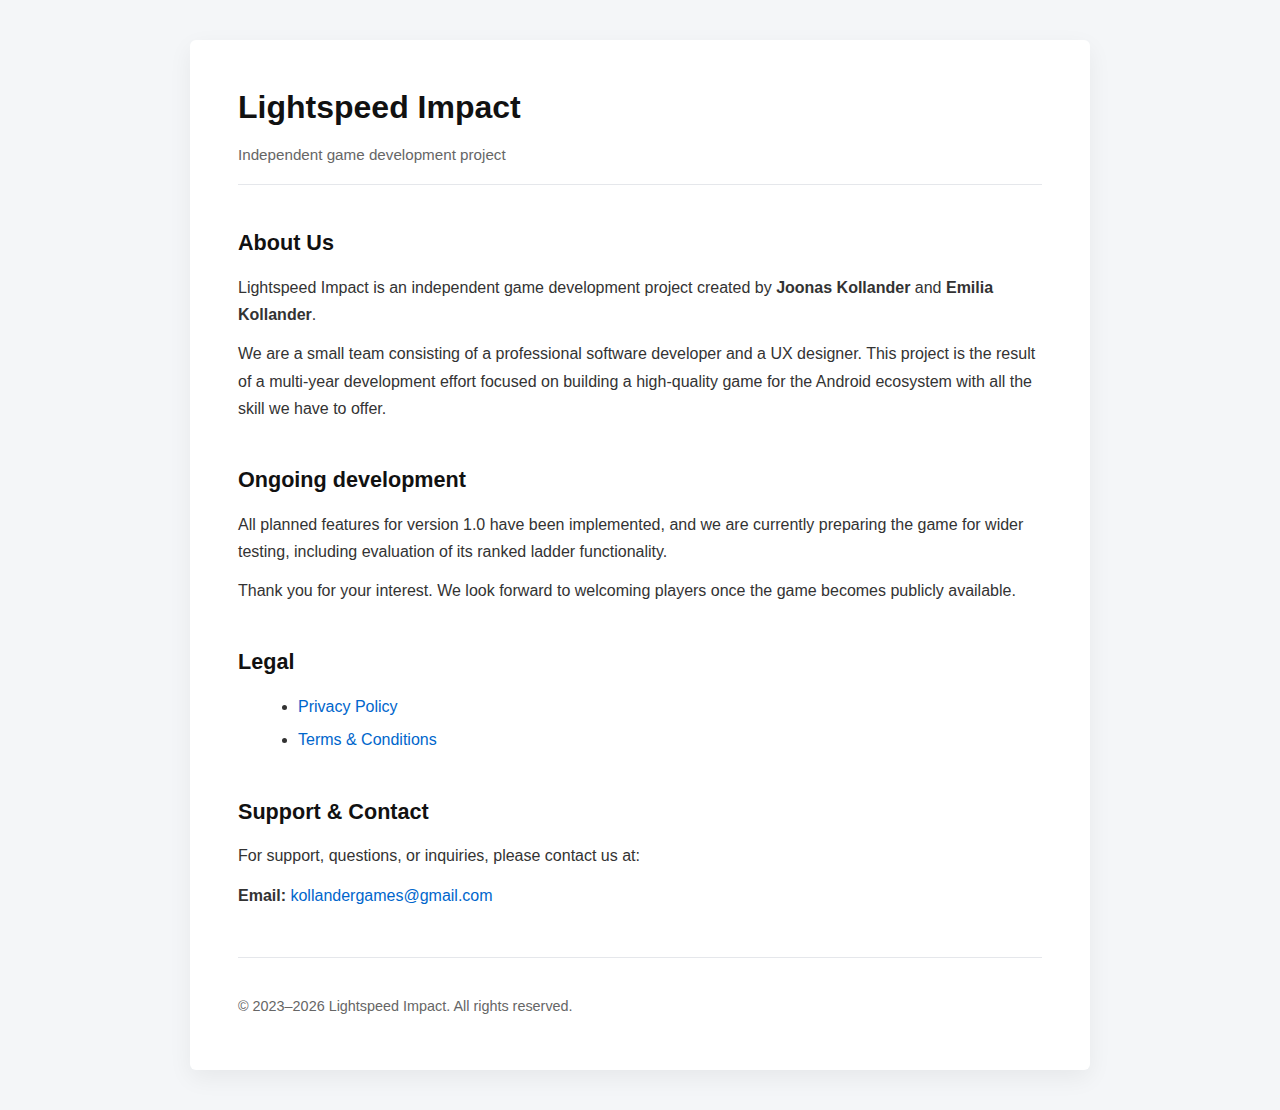
<file: index.html>
<!DOCTYPE html>
<html lang="en">
<head>
    <meta charset="UTF-8">
    <meta name="viewport" content="width=device-width, initial-scale=1.0">
    <title>Lightspeed Impact</title>
    <link rel="stylesheet" href="style.css">
</head>
<body>

<main class="page-wrapper">

    <header class="page-header">
        <h1>Lightspeed Impact</h1>
        <p>Independent game development project</p>
    </header>

    <section>
        <h2>About Us</h2>
        <p>
            Lightspeed Impact is an independent game development project created by
            <strong>Joonas Kollander</strong> and <strong>Emilia Kollander</strong>.
        </p>
        <p>
            We are a small team consisting of a professional software developer and a UX designer.
            This project is the result of a multi-year development effort focused on building
            a high-quality game for the Android ecosystem with all the skill we have to offer.
        </p>
    </section>

    <section>
        <h2>Ongoing development</h2>
        <p>
            All planned features for version 1.0 have been implemented, and we are currently
            preparing the game for wider testing, including evaluation of its ranked ladder
            functionality.
        </p>
        <p>
            Thank you for your interest. We look forward to welcoming players once the game
            becomes publicly available.
        </p>
    </section>

    <section>
        <h2>Legal</h2>
        <ul>
            <li><a href="privacy-policy.html">Privacy Policy</a></li>
            <li><a href="terms-of-service.html">Terms &amp; Conditions</a></li>
        </ul>
    </section>

    <section>
        <h2>Support & Contact</h2>
        <p>
            For support, questions, or inquiries, please contact us at:
        </p>
        <p>
            <strong>Email:</strong>
            <a href="mailto:kollandergames@gmail.com">kollandergames@gmail.com</a>
        </p>
    </section>

    <footer class="page-footer">
        <p>
            &copy; 2023–2026 Lightspeed Impact. All rights reserved.
        </p>
    </footer>

</main>

</body>
</html>
</file>
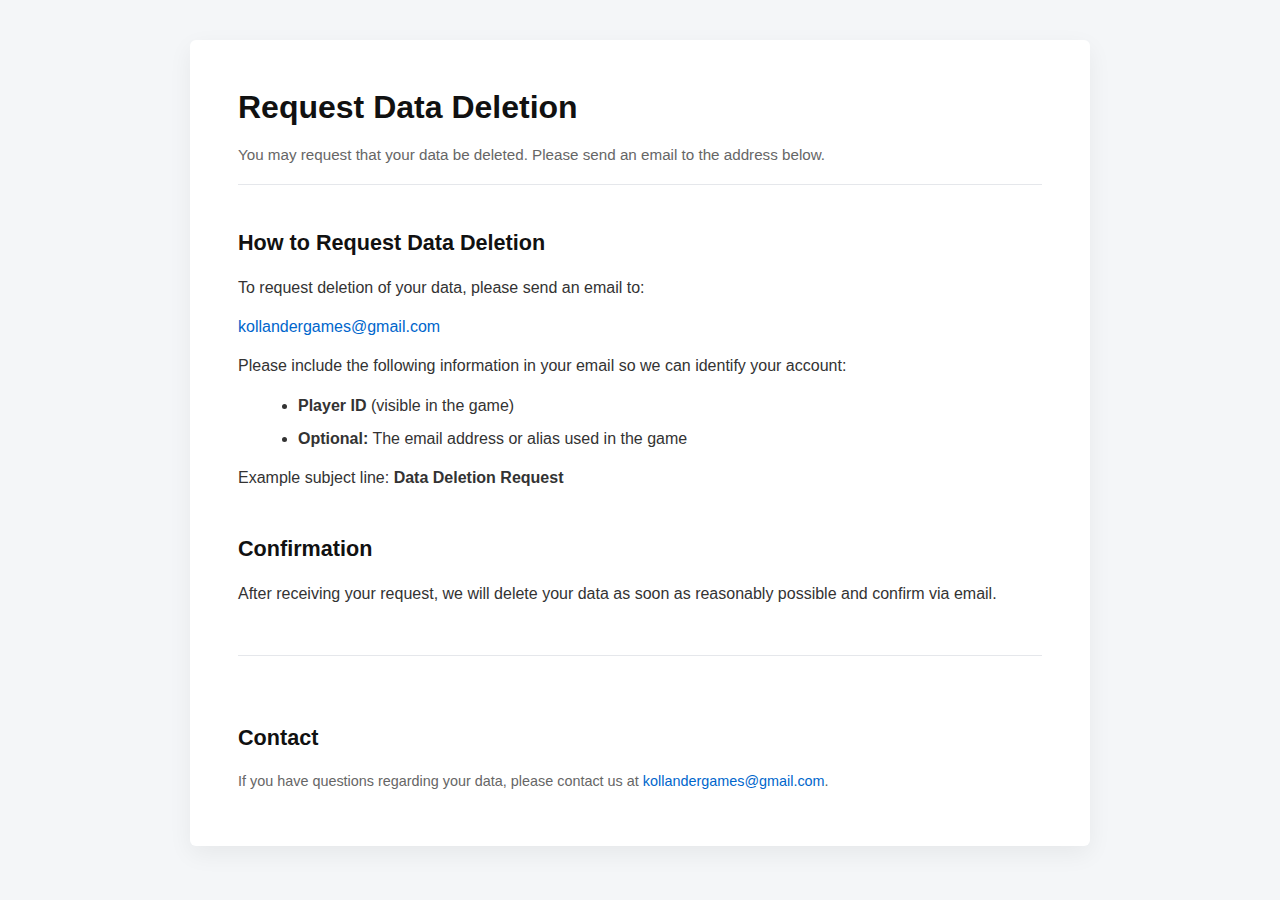
<file: data-deletion.html>
<!DOCTYPE html>
<html lang="en">
<head>
    <meta charset="utf-8">
    <meta name="viewport" content="width=device-width">
    <title>Request Data Deletion</title>
    <link rel="stylesheet" href="style.css">
</head>
<body>

<main class="page-wrapper">

    <header class="page-header">
        <h1>Request Data Deletion</h1>
        <p>
            You may request that your data be deleted. Please send an email to the address below.
        </p>
    </header>

    <section>
        <h2>How to Request Data Deletion</h2>
        <p>
            To request deletion of your data, please send an email to:
        </p>
        <p>
            <a href="mailto:kollandergames@gmail.com?subject=Data%20Deletion%20Request">
                kollandergames@gmail.com
            </a>
        </p>
        <p>
            Please include the following information in your email so we can identify your account:
        </p>

        <ul>
            <li><strong>Player ID</strong> (visible in the game)</li>
            <li><strong>Optional:</strong> The email address or alias used in the game</li>
        </ul>

        <p>
            Example subject line: <strong>Data Deletion Request</strong>
        </p>
    </section>

    <section>
        <h2>Confirmation</h2>
        <p>
            After receiving your request, we will delete your data as soon as reasonably possible and confirm via email.
        </p>
    </section>

    <footer class="page-footer">
        <h2>Contact</h2>
        <p>
            If you have questions regarding your data, please contact us at 
            <a href="mailto:kollandergames@gmail.com">kollandergames@gmail.com</a>.
        </p>
    </footer>

</main>

</body>
</html>
</file>
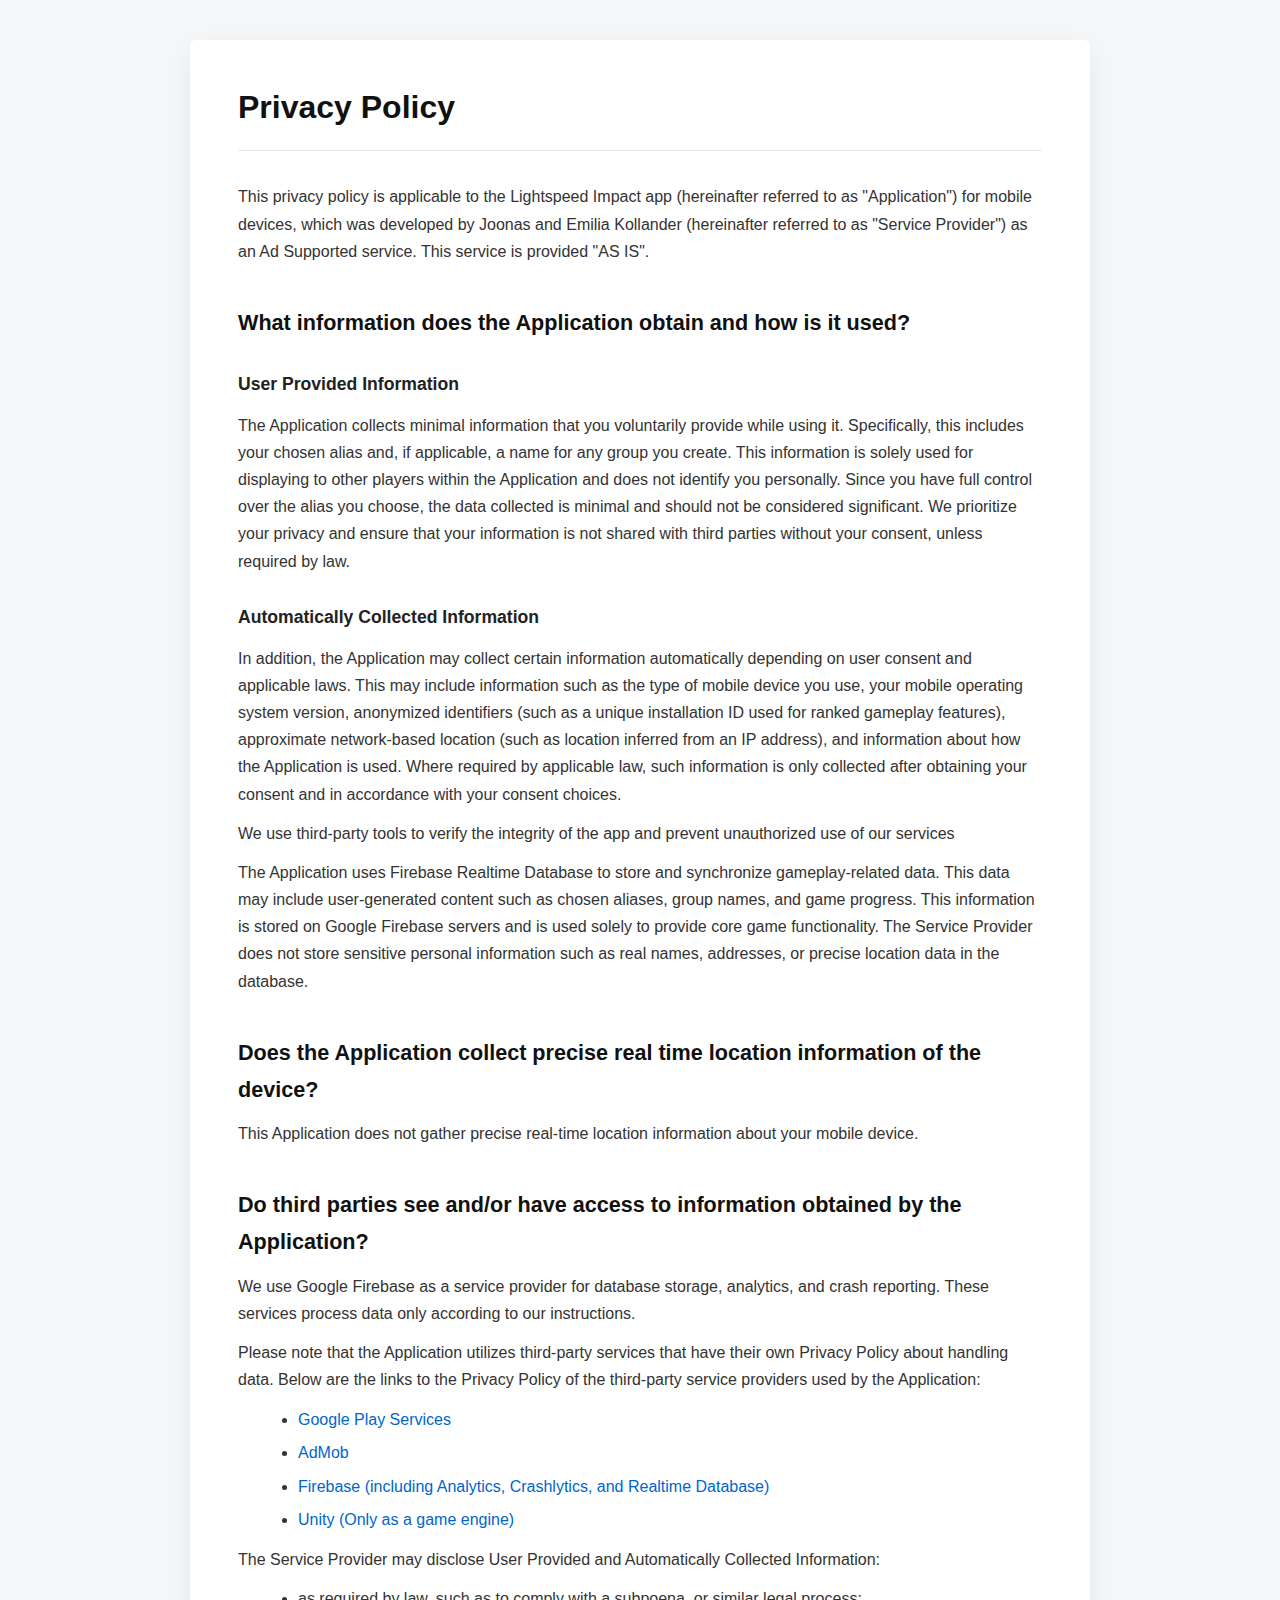
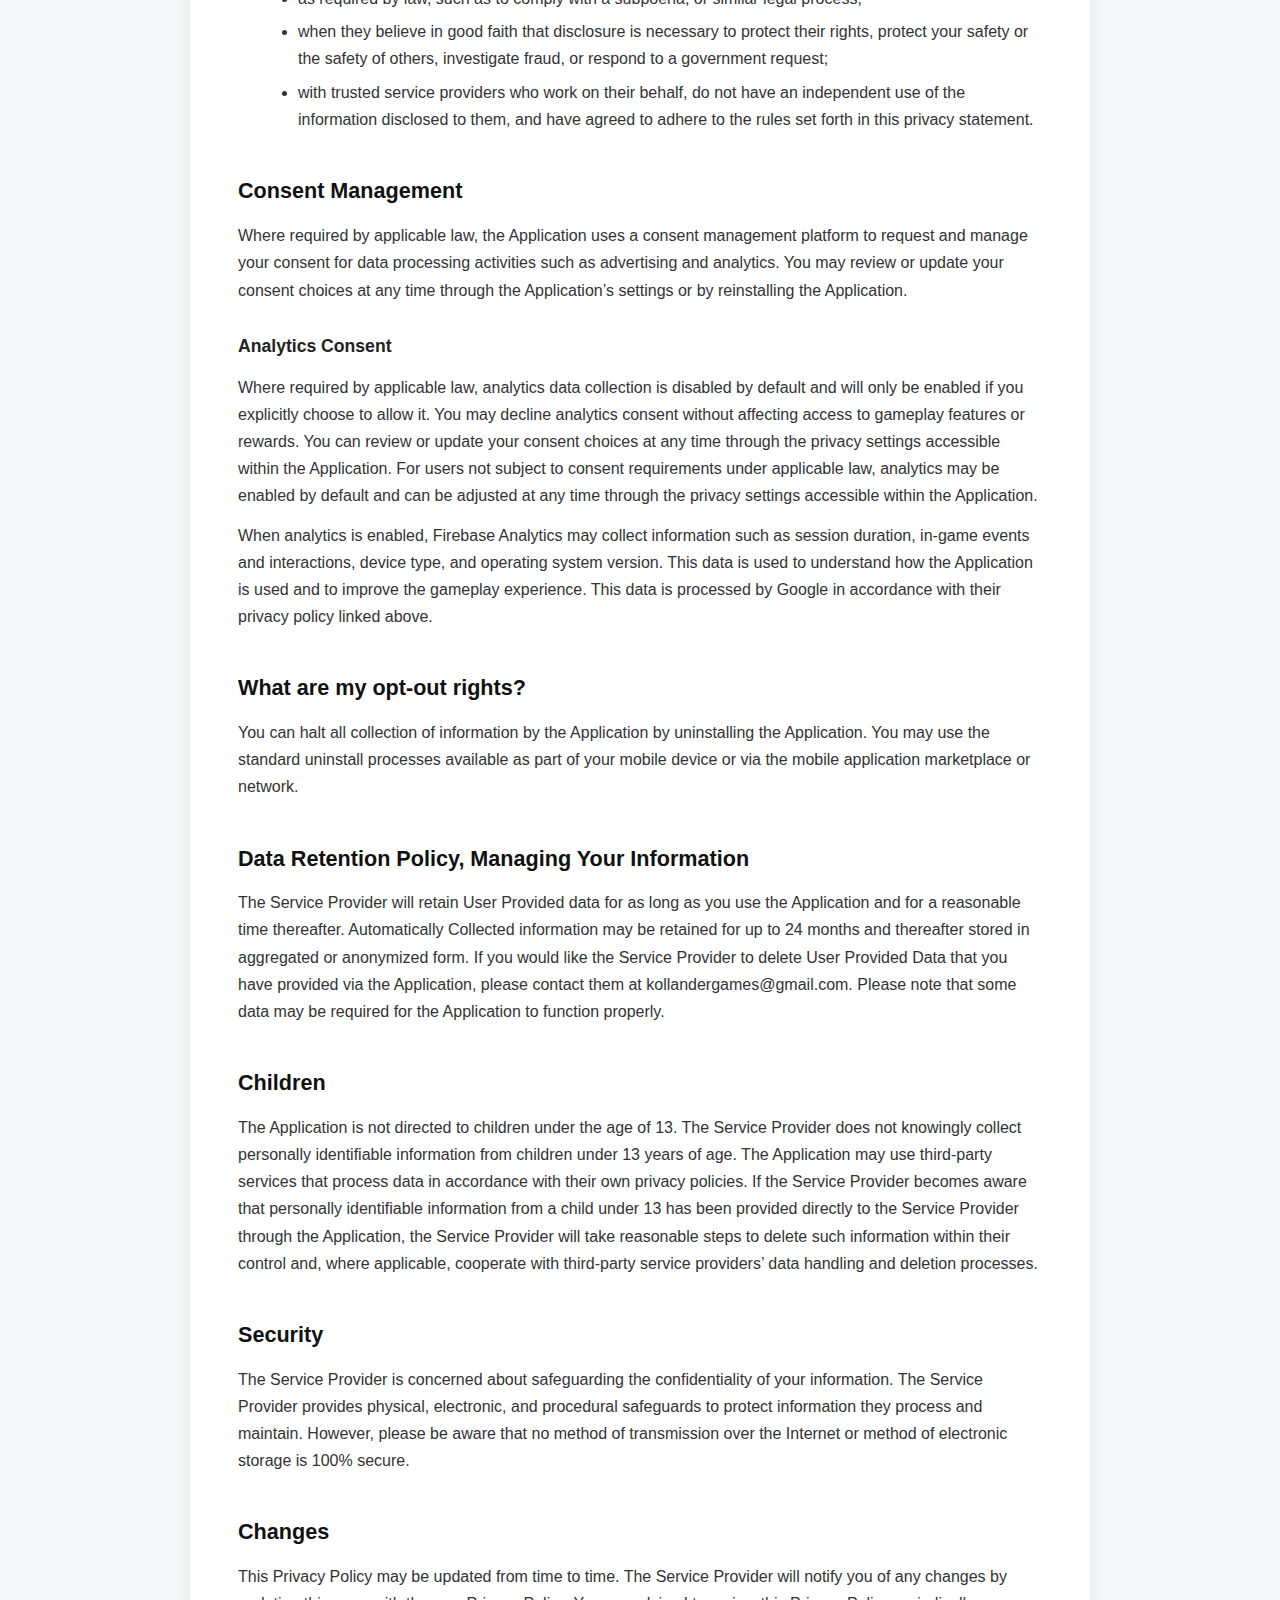
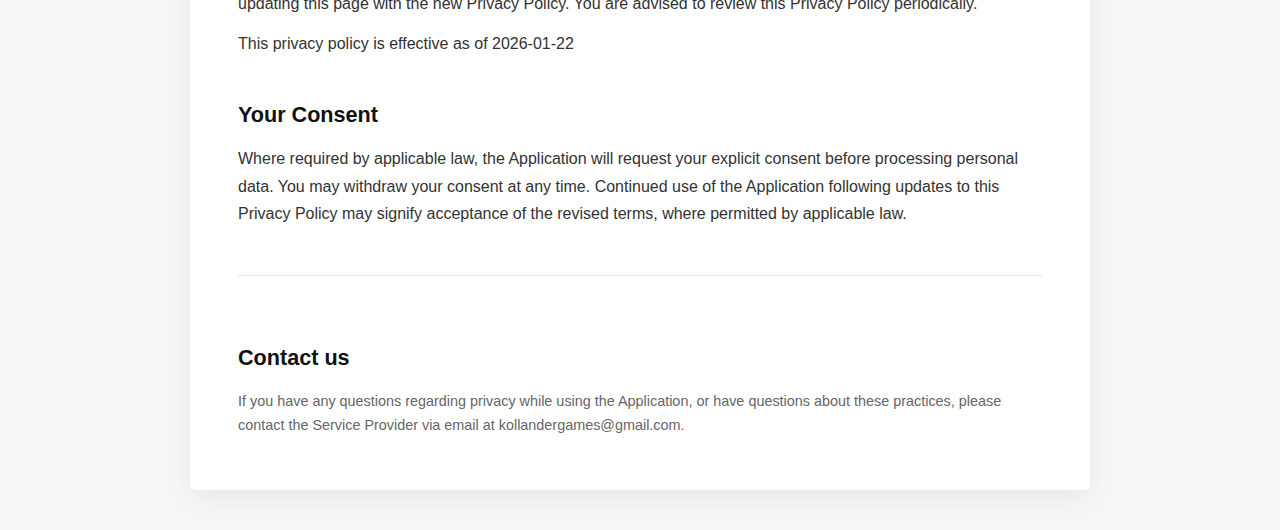
<file: privacy-policy.html>
<!DOCTYPE html>
<html lang="en">
<head>
    <meta charset="utf-8">
    <meta name="viewport" content="width=device-width">
    <title>Privacy Policy</title>
    <link rel="stylesheet" href="style.css">
</head>
<body>

<main class="page-wrapper">

    <header class="page-header">
        <h1>Privacy Policy</h1>
    </header>

    <section>
        <p>
            This privacy policy is applicable to the Lightspeed Impact app (hereinafter referred to as "Application") for mobile devices, which was developed by Joonas and Emilia Kollander (hereinafter referred to as "Service Provider") as an Ad Supported service. This service is provided "AS IS".
        </p>
    </section>

    <section>
        <h2>What information does the Application obtain and how is it used?</h2>

        <h3>User Provided Information</h3>
        <p>
            The Application collects minimal information that you voluntarily provide while using it. Specifically, this includes your chosen alias and, if applicable, a name for any group you create. This information is solely used for displaying to other players within the Application and does not identify you personally. Since you have full control over the alias you choose, the data collected is minimal and should not be considered significant. We prioritize your privacy and ensure that your information is not shared with third parties without your consent, unless required by law.
        </p>

        <h3>Automatically Collected Information</h3>
        <p>
            In addition, the Application may collect certain information automatically depending on user consent and applicable laws. This may include information such as the type of mobile device you use, your mobile operating system version, anonymized identifiers (such as a unique installation ID used for ranked gameplay features), approximate network-based location (such as location inferred from an IP address), and information about how the Application is used. Where required by applicable law, such information is only collected after obtaining your consent and in accordance with your consent choices.
        </p>
        <p>
            We use third-party tools to verify the integrity of the app and prevent unauthorized use of our services
        </p>
    </section>

    <section>
        <p>
            The Application uses Firebase Realtime Database to store and synchronize gameplay-related data. This data may include user-generated content such as chosen aliases, group names, and game progress. This information is stored on Google Firebase servers and is used solely to provide core game functionality. The Service Provider does not store sensitive personal information such as real names, addresses, or precise location data in the database.
        </p>
    </section>

    <section>
        <h2>Does the Application collect precise real time location information of the device?</h2>
        <p>
            This Application does not gather precise real-time location information about your mobile device.
        </p>
    </section>

    <section>
        <h2>Do third parties see and/or have access to information obtained by the Application?</h2>
        <p>
            We use Google Firebase as a service provider for database storage, analytics, and crash reporting. These services process data only according to our instructions.
        </p>
    </section>

    <section>
        <p>
            Please note that the Application utilizes third-party services that have their own Privacy Policy about handling data. Below are the links to the Privacy Policy of the third-party service providers used by the Application:
        </p>

        <ul>
            <li>
                <a href="https://www.google.com/policies/privacy/" target="_blank" rel="noopener noreferrer">
                    Google Play Services
                </a>
            </li>
            <li>
                <a href="https://support.google.com/admob/answer/6128543?hl=en" target="_blank" rel="noopener noreferrer">
                    AdMob
                </a>
            </li>
            <li>
                <a href="https://firebase.google.com/support/privacy" target="_blank" rel="noopener noreferrer">
                    Firebase (including Analytics, Crashlytics, and Realtime Database)
                </a>
            </li>
            <li>
                <a href="https://unity3d.com/legal/privacy-policy" target="_blank" rel="noopener noreferrer">
                    Unity (Only as a game engine)
                </a>
            </li>
        </ul>
    </section>

    <section>
        <p>The Service Provider may disclose User Provided and Automatically Collected Information:</p>

        <ul>
            <li>
                as required by law, such as to comply with a subpoena, or similar legal process;
            </li>
            <li>
                when they believe in good faith that disclosure is necessary to protect their rights, protect your safety or the safety of others, investigate fraud, or respond to a government request;
            </li>
            <li>
                with trusted service providers who work on their behalf, do not have an independent use of the information disclosed to them, and have agreed to adhere to the rules set forth in this privacy statement.
            </li>
        </ul>
    </section>

    <section>
        <h2>Consent Management</h2>
        <p>
            Where required by applicable law, the Application uses a consent management platform to request and manage your consent for data processing activities such as advertising and analytics. You may review or update your consent choices at any time through the Application’s settings or by reinstalling the Application.
        </p>
		
        <h3>Analytics Consent</h3>
		<p>
		    Where required by applicable law, analytics data collection is disabled by default 
		    and will only be enabled if you explicitly choose to allow it. You may decline 
		    analytics consent without affecting access to gameplay features or rewards. You can 
		    review or update your consent choices at any time through the privacy settings 
		    accessible within the Application. For users not subject to consent requirements 
		    under applicable law, analytics may be enabled by default and can be adjusted at 
		    any time through the privacy settings accessible within the Application.
		</p>
		<p>
		    When analytics is enabled, Firebase Analytics may collect information such as 
		    session duration, in-game events and interactions, device type, and operating system 
		    version. This data is used to understand how the Application is used and to improve 
		    the gameplay experience. This data is processed by Google in accordance with their 
		    privacy policy linked above.
		</p>
    </section>

    <section>
        <h2>What are my opt-out rights?</h2>
        <p>
            You can halt all collection of information by the Application by uninstalling the Application. You may use the standard uninstall processes available as part of your mobile device or via the mobile application marketplace or network.
        </p>
    </section>

    <section>
        <h2>Data Retention Policy, Managing Your Information</h2>
        <p>
            The Service Provider will retain User Provided data for as long as you use the Application and for a reasonable time thereafter. Automatically Collected information may be retained for up to 24 months and thereafter stored in aggregated or anonymized form. If you would like the Service Provider to delete User Provided Data that you have provided via the Application, please contact them at kollandergames@gmail.com. Please note that some data may be required for the Application to function properly.
        </p>
    </section>

    <section>
        <h2>Children</h2>
        <p>
            The Application is not directed to children under the age of 13. The Service Provider does not knowingly collect personally identifiable information from children under 13 years of age.

			The Application may use third-party services that process data in accordance with their own privacy policies. If the Service Provider becomes aware that personally identifiable information from a child under 13 has been provided directly to the Service Provider through the Application, the Service Provider will take reasonable steps to delete such information within their control and, where applicable, cooperate with third-party service providers’ data handling and deletion processes.
        </p>
    </section>

    <section>
        <h2>Security</h2>
        <p>
            The Service Provider is concerned about safeguarding the confidentiality of your information. The Service Provider provides physical, electronic, and procedural safeguards to protect information they process and maintain. However, please be aware that no method of transmission over the Internet or method of electronic storage is 100% secure.
        </p>
    </section>

    <section>
        <h2>Changes</h2>
        <p>
            This Privacy Policy may be updated from time to time. The Service Provider will notify you of any changes by updating this page with the new Privacy Policy. You are advised to review this Privacy Policy periodically.
        </p>
    </section>

    <section>
        <p>This privacy policy is effective as of 2026-01-22</p>
    </section>

    <section>
        <h2>Your Consent</h2>
        <p>
            Where required by applicable law, the Application will request your explicit consent before processing personal data. You may withdraw your consent at any time. Continued use of the Application following updates to this Privacy Policy may signify acceptance of the revised terms, where permitted by applicable law.
        </p>
    </section>

    <footer class="page-footer">
        <h2>Contact us</h2>
        <p>
            If you have any questions regarding privacy while using the Application, or have questions about these practices, please contact the Service Provider via email at kollandergames@gmail.com.
        </p>
    </footer>

</main>

</body>
</html>
</file>
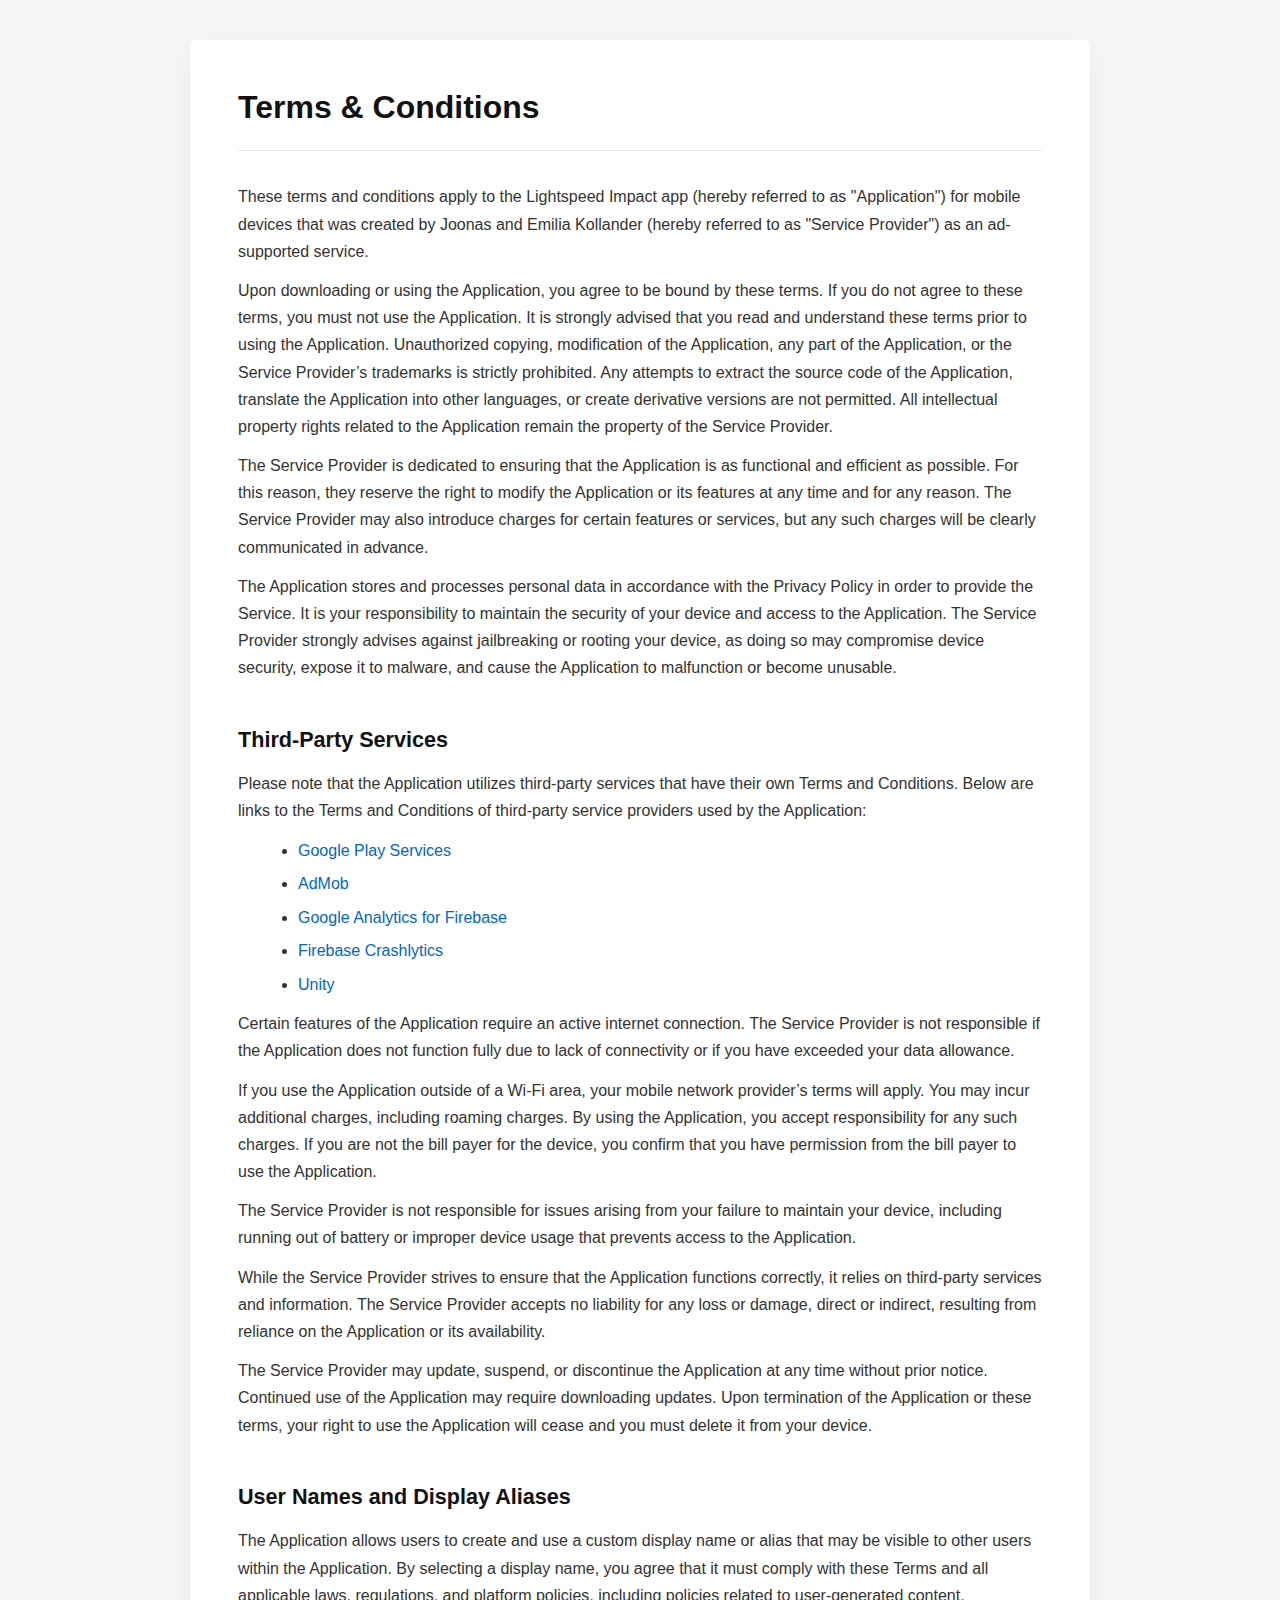
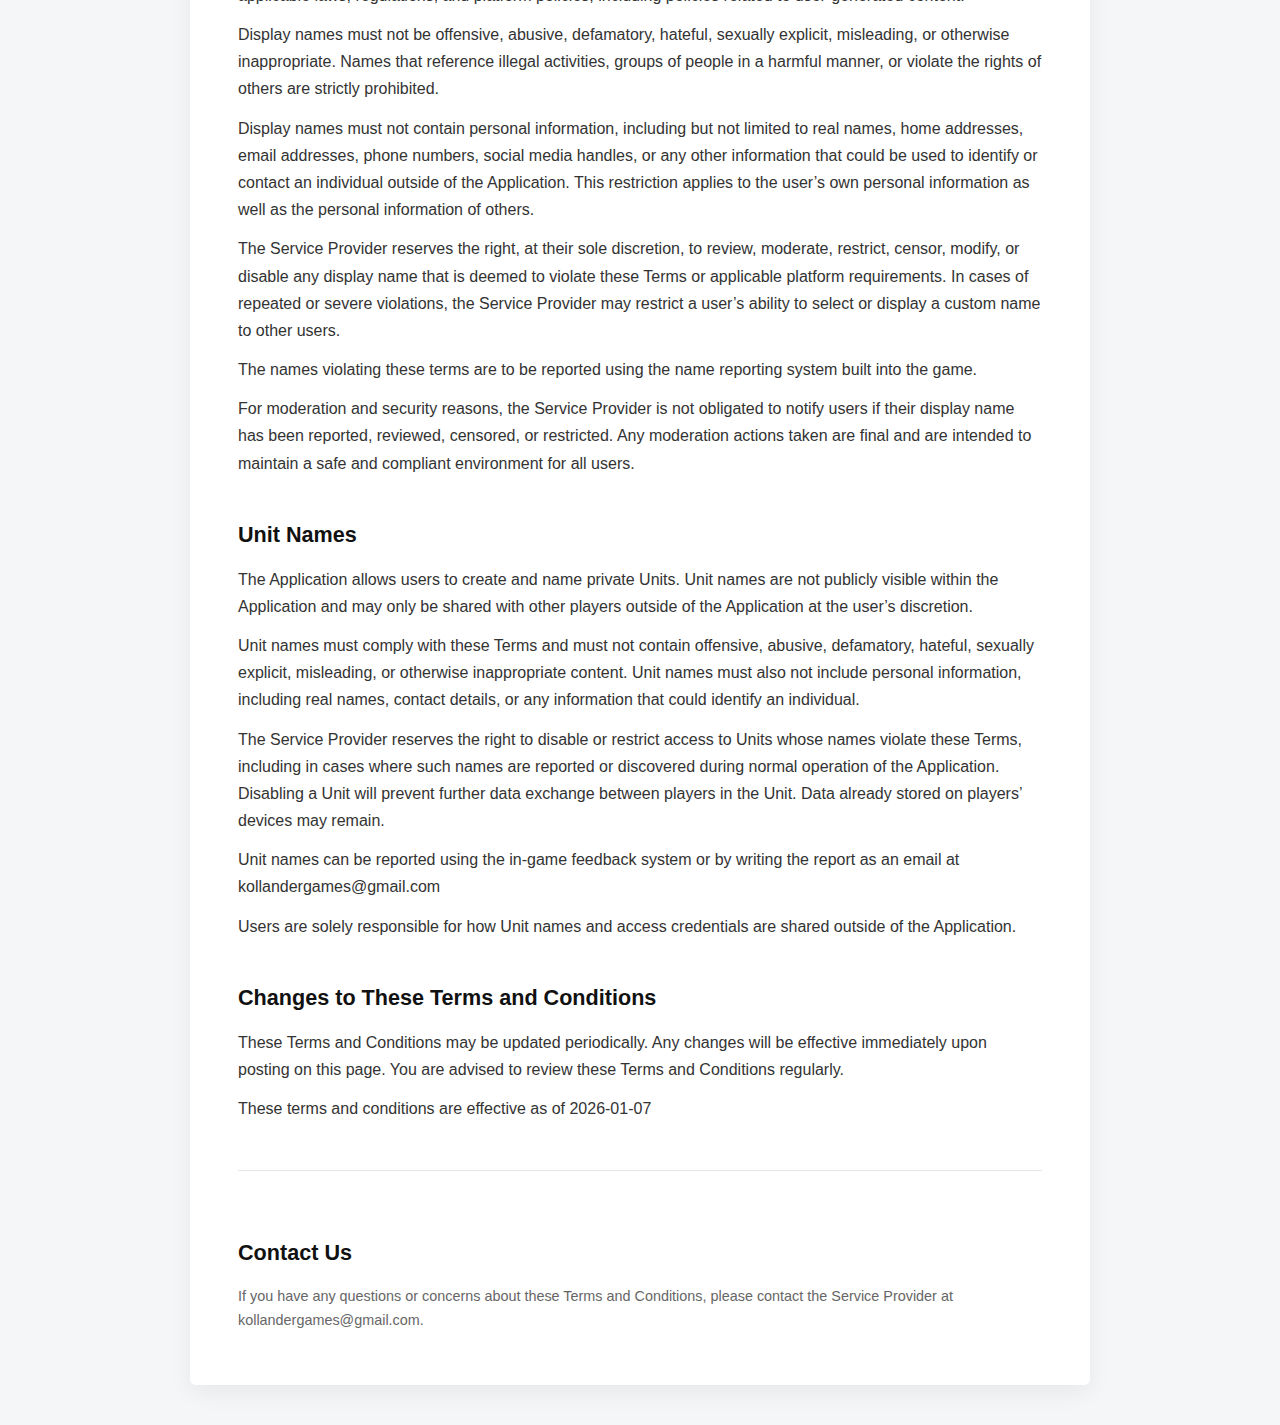
<file: terms-of-service.html>
<!DOCTYPE html>
<html lang="en">
<head>
    <meta charset="utf-8">
    <meta name="viewport" content="width=device-width">
    <title>Terms & Conditions</title>
    <link rel="stylesheet" href="style.css">
</head>
<body>

<main class="page-wrapper">

    <header class="page-header">
        <h1>Terms & Conditions</h1>
    </header>

    <section>
        <p>
            These terms and conditions apply to the Lightspeed Impact app (hereby referred to as "Application") for mobile devices that was created by Joonas and Emilia Kollander (hereby referred to as "Service Provider") as an ad-supported service.
        </p>
    </section>

    <section>
        <p>
            Upon downloading or using the Application, you agree to be bound by these terms. If you do not agree to these terms, you must not use the Application. It is strongly advised that you read and understand these terms prior to using the Application. Unauthorized copying, modification of the Application, any part of the Application, or the Service Provider’s trademarks is strictly prohibited. Any attempts to extract the source code of the Application, translate the Application into other languages, or create derivative versions are not permitted. All intellectual property rights related to the Application remain the property of the Service Provider.
        </p>
    </section>

    <section>
        <p>
            The Service Provider is dedicated to ensuring that the Application is as functional and efficient as possible. For this reason, they reserve the right to modify the Application or its features at any time and for any reason. The Service Provider may also introduce charges for certain features or services, but any such charges will be clearly communicated in advance.
        </p>
    </section>

    <section>
        <p>
            The Application stores and processes personal data in accordance with the Privacy Policy in order to provide the Service. It is your responsibility to maintain the security of your device and access to the Application. The Service Provider strongly advises against jailbreaking or rooting your device, as doing so may compromise device security, expose it to malware, and cause the Application to malfunction or become unusable.
        </p>
    </section>

    <section>
        <h2>Third-Party Services</h2>
        <p>
            Please note that the Application utilizes third-party services that have their own Terms and Conditions. Below are links to the Terms and Conditions of third-party service providers used by the Application:
        </p>

        <ul>
            <li>
                <a href="https://policies.google.com/terms" target="_blank" rel="noopener noreferrer">
                    Google Play Services
                </a>
            </li>
            <li>
                <a href="https://developers.google.com/admob/terms" target="_blank" rel="noopener noreferrer">
                    AdMob
                </a>
            </li>
            <li>
                <a href="https://www.google.com/analytics/terms/" target="_blank" rel="noopener noreferrer">
                    Google Analytics for Firebase
                </a>
            </li>
            <li>
                <a href="https://firebase.google.com/terms/crashlytics" target="_blank" rel="noopener noreferrer">
                    Firebase Crashlytics
                </a>
            </li>
            <li>
                <a href="https://unity3d.com/legal/terms-of-service" target="_blank" rel="noopener noreferrer">
                    Unity
                </a>
            </li>
        </ul>
    </section>

    <section>
        <p>
            Certain features of the Application require an active internet connection. The Service Provider is not responsible if the Application does not function fully due to lack of connectivity or if you have exceeded your data allowance.
        </p>
    </section>

    <section>
        <p>
            If you use the Application outside of a Wi-Fi area, your mobile network provider’s terms will apply. You may incur additional charges, including roaming charges. By using the Application, you accept responsibility for any such charges. If you are not the bill payer for the device, you confirm that you have permission from the bill payer to use the Application.
        </p>
    </section>

    <section>
        <p>
            The Service Provider is not responsible for issues arising from your failure to maintain your device, including running out of battery or improper device usage that prevents access to the Application.
        </p>
    </section>

    <section>
        <p>
            While the Service Provider strives to ensure that the Application functions correctly, it relies on third-party services and information. The Service Provider accepts no liability for any loss or damage, direct or indirect, resulting from reliance on the Application or its availability.
        </p>
    </section>

    <section>
        <p>
            The Service Provider may update, suspend, or discontinue the Application at any time without prior notice. Continued use of the Application may require downloading updates. Upon termination of the Application or these terms, your right to use the Application will cease and you must delete it from your device.
        </p>
    </section>
	
	<section>
		<h2>User Names and Display Aliases</h2>
		<p>
			The Application allows users to create and use a custom display name or alias that may be visible to other users within the Application. By selecting a display name, you agree that it must comply with these Terms and all applicable laws, regulations, and platform policies, including policies related to user-generated content.
		</p>
		<p>
			Display names must not be offensive, abusive, defamatory, hateful, sexually explicit, misleading, or otherwise inappropriate. Names that reference illegal activities, groups of people in a harmful manner, or violate the rights of others are strictly prohibited.
		</p>
		<p>
			Display names must not contain personal information, including but not limited to real names, home addresses, email addresses, phone numbers, social media handles, or any other information that could be used to identify or contact an individual outside of the Application. This restriction applies to the user’s own personal information as well as the personal information of others.
		</p>
		<p>
			The Service Provider reserves the right, at their sole discretion, to review, moderate, restrict, censor, modify, or disable any display name that is deemed to violate these Terms or applicable platform requirements. In cases of repeated or severe violations, the Service Provider may restrict a user’s ability to select or display a custom name to other users.
		</p>
		<p>
			The names violating these terms are to be reported using the name reporting system built into the game.
		</p>
		<p>
			For moderation and security reasons, the Service Provider is not obligated to notify users if their display name has been reported, reviewed, censored, or restricted. Any moderation actions taken are final and are intended to maintain a safe and compliant environment for all users.
		</p>
	</section>

	<section>
    <h2>Unit Names</h2>
    <p>
        The Application allows users to create and name private Units. Unit names are not
        publicly visible within the Application and may only be shared with other players
        outside of the Application at the user’s discretion.
    </p>
    <p>
        Unit names must comply with these Terms and must not contain offensive, abusive,
        defamatory, hateful, sexually explicit, misleading, or otherwise inappropriate
        content. Unit names must also not include personal information, including real
        names, contact details, or any information that could identify an individual.
    </p>
    <p>
        The Service Provider reserves the right to disable or restrict access to Units whose names violate these Terms, including in cases where such names are reported or discovered during normal operation of the Application. Disabling a Unit will prevent further data exchange between players in the Unit. Data already stored on players’ devices may remain.
    </p>
    <p>
		Unit names can be reported using the in-game feedback system or by writing the report as an email at kollandergames@gmail.com
	</p>
    <p>
        Users are solely responsible for how Unit names and access credentials are shared
        outside of the Application.
    </p>
</section>

    <section>
        <h2>Changes to These Terms and Conditions</h2>
        <p>
            These Terms and Conditions may be updated periodically. Any changes will be effective immediately upon posting on this page. You are advised to review these Terms and Conditions regularly.
        </p>
    </section>

    <section>
        <p>These terms and conditions are effective as of 2026-01-07</p>
    </section>

    <footer class="page-footer">
        <h2>Contact Us</h2>
        <p>
            If you have any questions or concerns about these Terms and Conditions, please contact the Service Provider at kollandergames@gmail.com.
        </p>
    </footer>

</main>

</body>
</html>
</file>
<file: style.css>
/* ===== Base Reset ===== */
* {
    box-sizing: border-box;
}

body {
    font-family: -apple-system, BlinkMacSystemFont, "Segoe UI", Roboto, Helvetica, Arial, sans-serif;
    line-height: 1.7;
    margin: 0;
    background-color: #f4f6f8;
    color: #333;
}

/* ===== Layout ===== */
.page-wrapper {
    max-width: 900px;
    margin: 2.5rem auto;
    background: #ffffff;
    padding: 2.5rem 3rem;
    box-shadow: 0 8px 24px rgba(0, 0, 0, 0.06);
    border-radius: 6px;
}

.page-header {
    border-bottom: 1px solid #e5e7eb;
    margin-bottom: 2rem;
    padding-bottom: 1rem;
}

.page-header h1 {
    margin: 0;
    font-size: 2rem;
    color: #111;
}

.page-header p {
    margin: 0.5rem 0 0;
    color: #666;
    font-size: 0.95rem;
}

/* ===== Typography ===== */
h2 {
    margin-top: 2.5rem;
    margin-bottom: 0.75rem;
    font-size: 1.35rem;
    color: #111;
}

h3 {
    margin-top: 1.75rem;
    margin-bottom: 0.5rem;
    font-size: 1.1rem;
    color: #222;
}

p {
    margin: 0.75rem 0;
}

ul {
    margin: 0.75rem 0 0.75rem 1.25rem;
}

li {
    margin: 0.4rem 0;
}

/* ===== Links ===== */
a {
    color: #0066cc;
    text-decoration: none;
}

a:hover {
    text-decoration: underline;
}

/* ===== Footer ===== */
.page-footer {
    margin-top: 3rem;
    padding-top: 1.5rem;
    border-top: 1px solid #e5e7eb;
    font-size: 0.9rem;
    color: #666;
}

/* ===== Landing Page Styles (kept from your original) ===== */
.header {
    background-color: #0066cc;
    color: #fff;
    padding: 1.25rem 0;
    text-align: center;
}

.header h1 {
    margin: 0;
    font-size: 2rem;
}

.container {
    max-width: 800px;
    margin: 2rem auto;
    background: #fff;
    padding: 2rem;
    box-shadow: 0 0 10px rgba(0, 0, 0, 0.1);
    border-radius: 6px;
}

.main-content {
    text-align: center;
}

.main-content a {
    display: inline-block;
    margin: 0.5rem;
    padding: 0.6rem 1.2rem;
    background-color: #0066cc;
    color: #fff;
    border-radius: 5px;
}

.main-content a:hover {
    background-color: #005bb5;
}

.footer {
    text-align: center;
    margin: 2rem 0;
    font-size: 0.9rem;
    color: #777;
}
</file>
